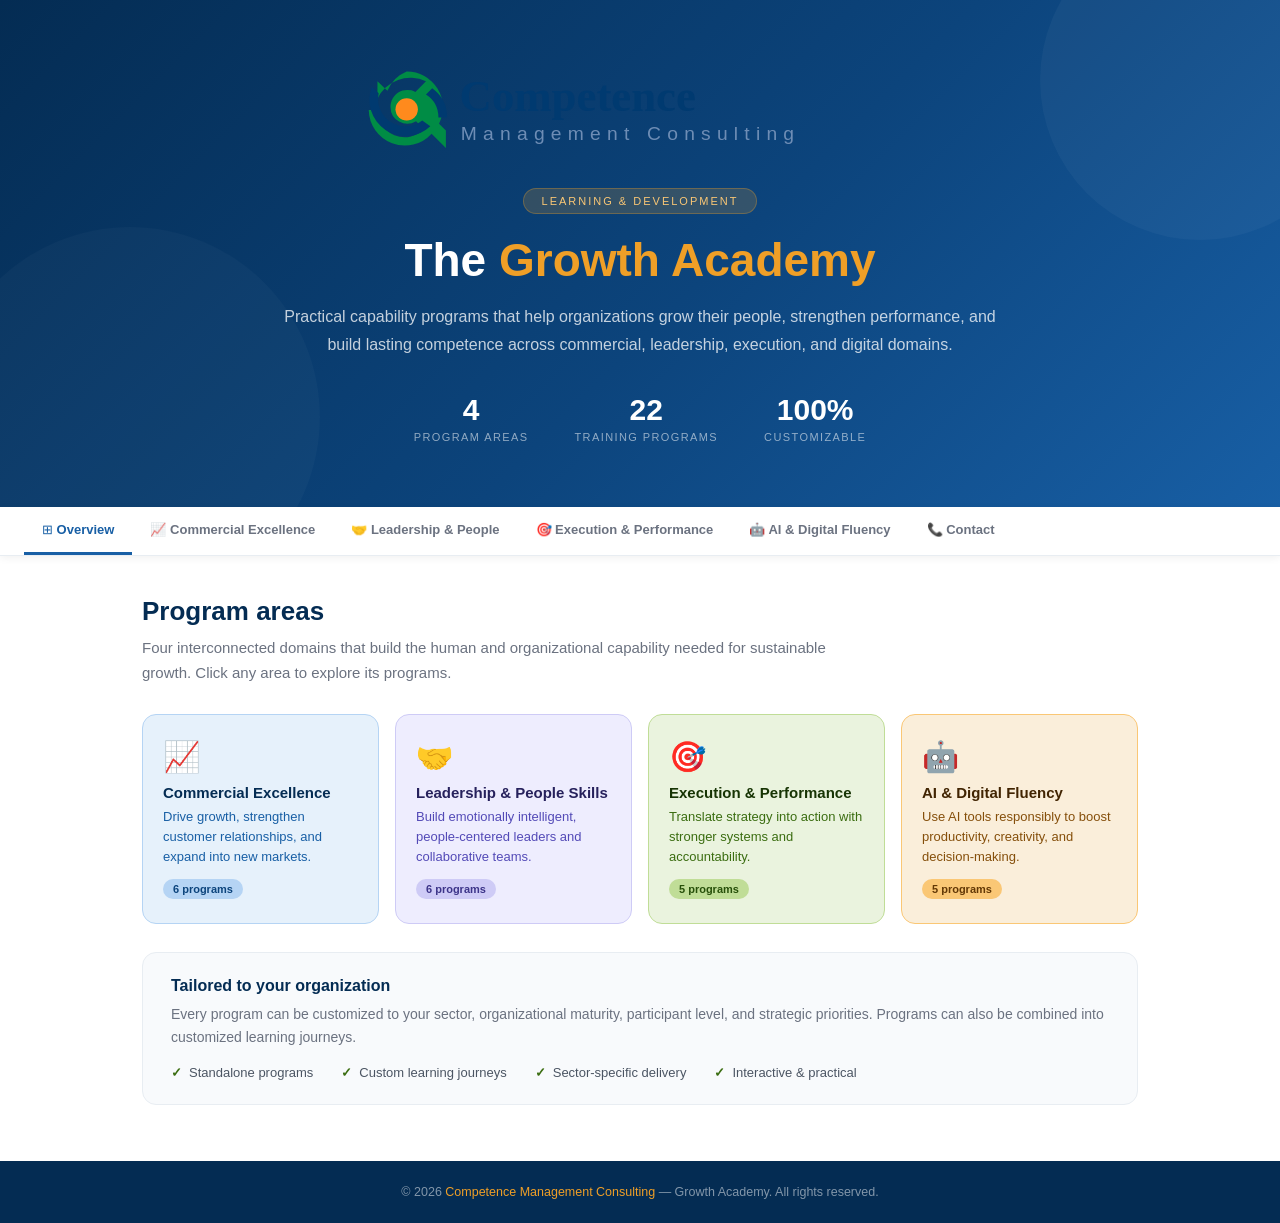
<file: index.html>
<!DOCTYPE html>
<html lang="en">
<head>
  <meta charset="UTF-8" />
  <meta name="viewport" content="width=device-width, initial-scale=1.0" />
  <title>Growth Academy — Competence Management Consulting</title>
  <style>
    *{box-sizing:border-box;margin:0;padding:0}body{font-family:'Segoe UI',Arial,sans-serif;color:#1a1a2e;background:#fff}.hero{background:linear-gradient(135deg,#042C53 0%,#0C447C 55%,#185FA5 100%);padding:54px 28px 64px;text-align:center;position:relative;overflow:hidden}.hero:before{content:'';position:absolute;top:-80px;right:-80px;width:320px;height:320px;border-radius:50%;background:rgba(255,255,255,.035)}.hero:after{content:'';position:absolute;bottom:-100px;left:-60px;width:380px;height:380px;border-radius:50%;background:rgba(255,255,255,.025)}.logo-wrap{display:flex;justify-content:center;margin-bottom:28px}.cmc-logo{width:min(560px,92vw);height:auto}.ga-badge{display:inline-block;background:rgba(239,159,39,.18);color:#FAC775;font-size:11px;letter-spacing:2px;text-transform:uppercase;padding:6px 18px;border-radius:20px;border:1px solid rgba(239,159,39,.3);margin-bottom:20px}.hero h1{font-size:clamp(30px,5vw,46px);font-weight:750;color:#fff;line-height:1.15;margin-bottom:16px}.hero h1 span{color:#EF9F27}.hero p{font-size:16px;color:rgba(255,255,255,.76);max-width:720px;margin:0 auto 34px;line-height:1.75}.hero-stats{display:flex;justify-content:center;gap:46px;flex-wrap:wrap}.stat .num{font-size:30px;font-weight:750;color:#fff}.stat .lbl{font-size:11px;color:rgba(255,255,255,.55);text-transform:uppercase;letter-spacing:1.4px;margin-top:4px}.tab-nav{display:flex;overflow-x:auto;background:#fff;border-bottom:1px solid #e8edf2;padding:0 24px;position:sticky;top:0;z-index:100;box-shadow:0 2px 8px rgba(0,0,0,.06)}.tab-btn{display:flex;align-items:center;gap:6px;padding:15px 18px;font-size:13px;font-weight:550;color:#6b7280;background:none;border:none;border-bottom:3px solid transparent;cursor:pointer;white-space:nowrap;transition:.15s}.tab-btn:hover,.tab-btn.active{color:#185FA5}.tab-btn.active{border-bottom-color:#185FA5}.section{display:none;padding:40px 32px 56px;max-width:1060px;margin:0 auto}.section.visible{display:block}.section-header{margin-bottom:28px}.section-header h2{font-size:26px;font-weight:750;color:#042C53;margin-bottom:8px}.section-header p{font-size:15px;color:#6b7280;line-height:1.7;max-width:720px}.overview-grid{display:grid;grid-template-columns:repeat(auto-fit,minmax(215px,1fr));gap:16px;margin-bottom:28px}.ov-tile{border-radius:14px;padding:24px 20px;cursor:pointer;border:1px solid transparent;transition:.15s}.ov-tile:hover{transform:translateY(-3px);box-shadow:0 8px 24px rgba(0,0,0,.1)}.ov-icon{font-size:30px;margin-bottom:10px}.ov-tile h3{font-size:15px;font-weight:750;margin-bottom:6px}.ov-tile p{font-size:13px;line-height:1.55}.ov-badge{display:inline-block;font-size:11px;font-weight:650;padding:4px 10px;border-radius:12px;margin-top:12px}.t-blue{background:#E6F1FB;border-color:#B5D4F4}.t-blue h3{color:#042C53}.t-blue p{color:#185FA5}.t-blue .ov-badge{background:#B5D4F4;color:#0C447C}.t-purple{background:#EEEDFE;border-color:#CECBF6}.t-purple h3{color:#26215C}.t-purple p{color:#534AB7}.t-purple .ov-badge{background:#CECBF6;color:#3C3489}.t-green{background:#EAF3DE;border-color:#C0DD97}.t-green h3{color:#173404}.t-green p{color:#3B6D11}.t-green .ov-badge{background:#C0DD97;color:#27500A}.t-amber{background:#FAEEDA;border-color:#FAC775}.t-amber h3{color:#412402}.t-amber p{color:#854F0B}.t-amber .ov-badge{background:#FAC775;color:#633806}.info-box{background:#f8fafc;border-radius:14px;padding:24px 28px;border:1px solid #e8edf2}.info-box h3{font-size:16px;font-weight:750;color:#042C53;margin-bottom:8px}.info-box p{font-size:14px;color:#6b7280;line-height:1.65;margin-bottom:16px}.check-row{display:flex;flex-wrap:wrap;gap:10px 28px}.check-item{display:flex;align-items:center;gap:7px;font-size:13px;color:#4b5563}.chk{color:#3B6D11;font-weight:750}.cards-grid{display:grid;grid-template-columns:repeat(auto-fit,minmax(230px,1fr));gap:14px}.card{background:#fff;border:1px solid #e8edf2;border-radius:14px;padding:20px 16px 16px;cursor:pointer;position:relative;overflow:hidden;transition:.15s}.card:hover{border-color:#b5d4f4;transform:translateY(-2px);box-shadow:0 6px 20px rgba(0,0,0,.07)}.card-top{position:absolute;top:0;left:0;right:0;height:3px}.card-ico{width:42px;height:42px;border-radius:10px;display:flex;align-items:center;justify-content:center;font-size:20px;margin-bottom:12px}.card h3{font-size:15px;font-weight:750;color:#042C53;margin-bottom:6px;line-height:1.3}.card p{font-size:12.5px;color:#6b7280;line-height:1.55}.expand-hint{font-size:11px;color:#9ca3af;margin-top:8px}.card-detail{display:none;margin-top:12px;padding-top:12px;border-top:1px solid #f0f4f8}.card-detail.open{display:block}.card-detail ul{list-style:none}.card-detail li{font-size:12px;color:#6b7280;padding:3px 0;display:flex;align-items:flex-start;gap:6px;line-height:1.45}.card-detail li:before{content:'→';color:#185FA5;font-size:10px;margin-top:2px;flex-shrink:0}.cta-bar{background:#EAF3DE;border:1px solid #C0DD97;border-radius:14px;padding:24px 28px;display:flex;align-items:center;justify-content:space-between;gap:16px;flex-wrap:wrap;margin-top:32px}.cta-bar h3{font-size:16px;font-weight:750;color:#173404;margin-bottom:4px}.cta-bar p{font-size:13px;color:#3B6D11}.cta-btn{background:#185FA5;color:#fff;border:none;padding:11px 24px;border-radius:10px;font-size:13.5px;font-weight:650;cursor:pointer;text-decoration:none;display:inline-block;white-space:nowrap}.cta-btn:hover{background:#0C447C}.contact-grid{display:grid;grid-template-columns:1fr 1fr;gap:24px}.contact-card{background:#fff;border-radius:14px;border:1px solid #e8edf2;padding:28px 24px}.avatar{width:52px;height:52px;border-radius:50%;background:#E6F1FB;display:flex;align-items:center;justify-content:center;font-size:18px;font-weight:750;color:#185FA5;margin-bottom:14px}.name{font-size:17px;font-weight:750;color:#042C53}.title{font-size:13px;color:#185FA5;margin-bottom:18px}.contact-item{display:flex;align-items:center;gap:10px;margin-bottom:10px;font-size:13.5px;color:#374151}.contact-item a{color:#185FA5;text-decoration:none}.contact-item a:hover{text-decoration:underline}.dark-card{background:#042C53;border-radius:14px;padding:28px 24px}.dark-card h3{font-size:16px;font-weight:750;color:#fff;margin-bottom:20px}.ci{display:flex;align-items:flex-start;gap:10px;margin-bottom:14px;font-size:13.5px;color:rgba(255,255,255,.8);line-height:1.55}.ci a{color:rgba(255,255,255,.85);text-decoration:none}.ci a:hover{color:#EF9F27}footer{background:#042C53;color:rgba(255,255,255,.5);text-align:center;padding:24px;font-size:12.5px}footer span{color:#EF9F27}@media(max-width:640px){.hero{padding:40px 20px 50px}.hero-stats{gap:24px}.section{padding:28px 16px 40px}.tab-btn{padding:12px 12px;font-size:12px}.contact-grid{grid-template-columns:1fr}.cta-bar{flex-direction:column;align-items:flex-start}}
  </style>
</head>
<body>
  <div class="hero">
    <div class="logo-wrap" aria-label="Competence Management Consulting logo">
      <svg class="cmc-logo" viewBox="0 0 900 170" role="img" aria-labelledby="logoTitle logoDesc" xmlns="http://www.w3.org/2000/svg">
        <title id="logoTitle">Competence Management Consulting</title>
        <desc id="logoDesc">Competence Management Consulting logo mark and name</desc>
        <rect width="900" height="170" fill="none"/>
        <g transform="translate(14 28)">
          <path d="M61 0a58 58 0 0 1 52 84l11 11v28l-23-23A58 58 0 0 1 0 62h14a44 44 0 0 0 75 31l-13-13a27 27 0 0 1-41-23 27 27 0 0 1 40-24l17-17A58 58 0 0 0 14 44V16l16 15A57 57 0 0 1 61 0Z" fill="#008C45"/>
          <path d="M99 88a58 58 0 0 1-94-63l11 10a44 44 0 0 0 70 44l13 9ZM102 27A58 58 0 0 1 126 74h-14a44 44 0 0 0-20-37l10-10Z" fill="#003A70"/>
          <circle cx="61" cy="61" r="18" fill="#FF8A1D"/>
        </g>
        <text x="160" y="92" font-family="Georgia, 'Times New Roman', serif" font-size="72" font-weight="700" fill="#003A70">Competence</text>
        <text x="162" y="138" font-family="Segoe UI, Arial, sans-serif" font-size="31" letter-spacing="10" fill="#6E8DB5">Management Consulting</text>
      </svg>
    </div>
    <div class="ga-badge">Learning &amp; Development</div>
    <h1>The <span>Growth Academy</span></h1>
    <p>Practical capability programs that help organizations grow their people, strengthen performance, and build lasting competence across commercial, leadership, execution, and digital domains.</p>
    <div class="hero-stats"><div class="stat"><div class="num">4</div><div class="lbl">Program Areas</div></div><div class="stat"><div class="num">22</div><div class="lbl">Training Programs</div></div><div class="stat"><div class="num">100%</div><div class="lbl">Customizable</div></div></div>
  </div>
  <nav class="tab-nav">
    <button class="tab-btn active" onclick="showSection('overview',this)">⊞ Overview</button>
    <button class="tab-btn" onclick="showSection('commercial',this)">📈 Commercial Excellence</button>
    <button class="tab-btn" onclick="showSection('leadership',this)">🤝 Leadership &amp; People</button>
    <button class="tab-btn" onclick="showSection('execution',this)">🎯 Execution &amp; Performance</button>
    <button class="tab-btn" onclick="showSection('digital',this)">🤖 AI &amp; Digital Fluency</button>
    <button class="tab-btn" onclick="showSection('contact',this)">📞 Contact</button>
  </nav>
  <main>
    <section class="section visible" id="s-overview"><div class="section-header"><h2>Program areas</h2><p>Four interconnected domains that build the human and organizational capability needed for sustainable growth. Click any area to explore its programs.</p></div><div class="overview-grid"><div class="ov-tile t-blue" onclick="showSection('commercial',document.querySelectorAll('.tab-btn')[1])"><div class="ov-icon">📈</div><h3>Commercial Excellence</h3><p>Drive growth, strengthen customer relationships, and expand into new markets.</p><span class="ov-badge">6 programs</span></div><div class="ov-tile t-purple" onclick="showSection('leadership',document.querySelectorAll('.tab-btn')[2])"><div class="ov-icon">🤝</div><h3>Leadership &amp; People Skills</h3><p>Build emotionally intelligent, people-centered leaders and collaborative teams.</p><span class="ov-badge">6 programs</span></div><div class="ov-tile t-green" onclick="showSection('execution',document.querySelectorAll('.tab-btn')[3])"><div class="ov-icon">🎯</div><h3>Execution &amp; Performance</h3><p>Translate strategy into action with stronger systems and accountability.</p><span class="ov-badge">5 programs</span></div><div class="ov-tile t-amber" onclick="showSection('digital',document.querySelectorAll('.tab-btn')[4])"><div class="ov-icon">🤖</div><h3>AI &amp; Digital Fluency</h3><p>Use AI tools responsibly to boost productivity, creativity, and decision-making.</p><span class="ov-badge">5 programs</span></div></div><div class="info-box"><h3>Tailored to your organization</h3><p>Every program can be customized to your sector, organizational maturity, participant level, and strategic priorities. Programs can also be combined into customized learning journeys.</p><div class="check-row"><div class="check-item"><span class="chk">✓</span> Standalone programs</div><div class="check-item"><span class="chk">✓</span> Custom learning journeys</div><div class="check-item"><span class="chk">✓</span> Sector-specific delivery</div><div class="check-item"><span class="chk">✓</span> Interactive &amp; practical</div></div></div></section>
    <section class="section" id="s-commercial"><div class="section-header"><h2>Commercial Excellence</h2><p>Equip teams with the mindset, tools, and skills needed to drive growth, strengthen customer relationships, and expand into new markets.</p></div><div class="cards-grid" data-color="#185FA5" data-bg="#E6F1FB"></div><div class="cta-bar"><div><h3>Interested in Commercial Excellence training?</h3><p>Get in touch to discuss a program tailored to your team.</p></div><a href="#" onclick="showSection('contact',document.querySelectorAll('.tab-btn')[5]);return false" class="cta-btn">Contact us →</a></div></section>
    <section class="section" id="s-leadership"><div class="section-header"><h2>Leadership &amp; People Skills</h2><p>Develop emotionally intelligent, self-aware, and people-centered leaders and team members who build trust, communicate well, and create collaborative cultures.</p></div><div class="cards-grid" data-color="#534AB7" data-bg="#EEEDFE"></div><div class="cta-bar"><div><h3>Build stronger leaders and teams</h3><p>We'll design a program to fit your team's stage and goals.</p></div><a href="#" onclick="showSection('contact',document.querySelectorAll('.tab-btn')[5]);return false" class="cta-btn">Contact us →</a></div></section>
    <section class="section" id="s-execution"><div class="section-header"><h2>Execution &amp; Performance</h2><p>Translate strategy into action through stronger systems, clearer accountability, and improved performance discipline.</p></div><div class="cards-grid" data-color="#3B6D11" data-bg="#EAF3DE"></div><div class="cta-bar"><div><h3>Ready to improve execution and results?</h3><p>We can tailor a program that fits your performance challenges.</p></div><a href="#" onclick="showSection('contact',document.querySelectorAll('.tab-btn')[5]);return false" class="cta-btn">Contact us →</a></div></section>
    <section class="section" id="s-digital"><div class="section-header"><h2>AI &amp; Digital Fluency</h2><p>Prepare employees and leaders to understand and use AI and digital tools responsibly, confidently, and productively in their daily work.</p></div><div class="cards-grid" data-color="#BA7517" data-bg="#FAEEDA"></div><div class="cta-bar"><div><h3>Prepare your team for the AI era</h3><p>From awareness to practical skills — we'll design the right journey.</p></div><a href="#" onclick="showSection('contact',document.querySelectorAll('.tab-btn')[5]);return false" class="cta-btn">Contact us →</a></div></section>
    <section class="section" id="s-contact"><div class="section-header"><h2>Get in touch</h2><p>Reach out to our Training Unit to discuss the right program for your organization.</p></div><div class="contact-grid"><div class="contact-card"><div class="avatar">HN</div><div class="name">Hussam Daniel Nino</div><div class="title">Training Unit Supervisor</div><div class="contact-item">📞 <a href="tel:+96265811475">+962 6 581 1475</a></div><div class="contact-item">📱 <a href="tel:+962775205802">+962 77 520 5802</a></div><div class="contact-item">✉️ <a href="mailto:info@cmc-jo.com">info@cmc-jo.com</a></div><div class="contact-item">🌐 <a href="http://www.cmc-jo.com" target="_blank">www.cmc-jo.com</a></div></div><div class="dark-card"><h3>Our location</h3><div class="ci">📍 <div>Al Jazzar &amp; Al Naber Complex<br>Ibrahim Al Qattan St 21<br>Amman, Jordan</div></div><div class="ci">📞 <div><a href="tel:+96265811475">+962 6 581 1475</a></div></div><div class="ci">📱 <div><a href="tel:+962775205802">+962 77 520 5802</a></div></div><div class="ci">✉️ <div><a href="mailto:info@cmc-jo.com">info@cmc-jo.com</a></div></div><div class="ci">🌐 <div><a href="http://www.cmc-jo.com" target="_blank">www.cmc-jo.com</a></div></div></div></div></section>
  </main>
  <footer><p>© 2026 <span>Competence Management Consulting</span> — Growth Academy. All rights reserved.</p></footer>
  <script>
    const programs={commercial:[['🗺️','Growth Strategy','Identify growth opportunities and translate ambitions into clear priorities and action plans.',['Analyze market opportunities and organizational readiness','Identify growth gaps, barriers, and strategic priorities','Develop practical growth initiatives aligned with business goals','Translate strategic ideas into clear action plans']],['💛','Customer Centricity','Adopt a customer-focused mindset and design better service experiences.',['Understand customer needs, expectations, and pain points','Analyze key touchpoints and moments of truth','Strengthen customer satisfaction, loyalty, and retention']],['💬','Consultative Selling','Sell through trust, insight, and value-based conversations rather than product pitches.',['Shift from product-based to value-based selling','Ask structured and insightful sales questions','Handle objections professionally and confidently','Improve conversion rates and long-term relationships']],['📊','Sales Management','Lead sales teams, manage performance, and build a disciplined sales culture.',['Set clear sales objectives, targets, and activity plans','Manage pipelines and customer opportunities effectively','Coach and guide sales team members','Build a stronger sales culture']],['🌍','Export Development','Assess export readiness, identify markets, and build a practical export growth plan.',['Assess export readiness','Identify and prioritize potential export markets','Prepare for buyer meetings and trade missions','Build a practical export action plan']],['📣','Effective Marketing','Design strategic, customer-focused marketing aligned with business growth objectives.',['Define target segments and customer personas','Develop clear positioning and value propositions','Select suitable marketing channels','Measure marketing effectiveness']]],leadership:[['🧭','3D – LPD','Three-dimensional leadership personal development for self-awareness and people leadership.',['Increase self-awareness and leadership maturity','Understand behavior patterns and their impact','Lead with clarity, empathy, and intentionality']],['🧠','Emotional Intelligence','Understand and manage emotions to build healthier relationships and stronger leadership.',['Recognize emotional triggers','Manage reactions in stressful situations','Demonstrate empathy and social awareness','Improve teamwork and conflict management']],['🔗','Relational Needs','Understand core human needs that influence trust, motivation, and collaboration.',['Build trust and psychological safety','Communicate with respect for emotional needs','Reduce unnecessary conflict and misunderstanding']],['💬','Communication Skills','Communicate clearly, confidently, and professionally across workplace situations.',['Listen actively and respond appropriately','Adapt communication style','Manage difficult conversations professionally']],['⚡','Energy Management','Manage physical, mental, and emotional energy to sustain productivity and well-being.',['Identify personal energy drains','Improve focus and prioritization','Manage stress more effectively']],['🌐','Team Building','Strengthen trust, collaboration, and alignment to improve collective performance.',['Clarify shared goals and expectations','Strengthen accountability and ownership','Create a positive team environment']]],execution:[['📏','KPI & Performance Systems','Design and use KPIs that support accountability, improvement, and better decisions.',['Differentiate between objectives, targets, and indicators','Develop practical and measurable KPIs','Use performance data for improvement']],['🏛️','Governance','Strengthen accountability, decision-making, and responsible organizational management.',['Clarify roles and responsibilities','Improve accountability mechanisms','Strengthen transparency and discipline']],['🧩','Problem Solving & Critical Thinking','Analyze challenges, identify root causes, and make better decisions using structured tools.',['Define problems clearly','Distinguish symptoms from root causes','Evaluate alternatives based on evidence','Reduce bias and assumptions']],['🌊','Change & Resilience','Manage uncertainty, strengthen adaptability, and build resilience during transitions.',['Understand the impact of change','Recognize resistance','Maintain productivity and engagement during transitions']],['🔄','Continuous Improvement','Build a mindset and capability for improving processes and enhancing performance over time.',['Identify inefficiencies and bottlenecks','Apply practical improvement tools','Encourage team ownership of improvements']]],digital:[['👁️','AI Awareness','Understand AI fundamentals, its opportunities, limitations, and relevance to work.',['Understand basic AI concepts','Recognize business use cases','Identify limitations and risks','Build confidence in exploring AI responsibly']],['⚡','AI for Productivity','Use AI tools to improve daily productivity, quality, creativity, and problem-solving.',['Improve writing, summarizing, planning, and analysis','Save time in repetitive activities','Identify role-specific use cases']],['💻','Prompt Engineering','Write effective prompts that produce clearer, more accurate, and useful AI outputs.',['Write structured prompts','Use context, examples, and constraints','Refine outputs through follow-up prompts']],['🧰','AI Toolkits','Explore practical AI tools and workflows that support different business functions.',['Identify relevant AI tools','Build AI-supported workflows','Select tools based on task needs']],['🛡️','AI Safety & Privacy','Use AI responsibly while protecting sensitive data and maintaining ethical standards.',['Protect confidential information','Recognize accuracy, bias, and misinformation risks','Apply responsible AI usage principles']]]};
    function renderCards(){Object.keys(programs).forEach(key=>{const grid=document.querySelector('#s-'+key+' .cards-grid');const color=grid.dataset.color,bg=grid.dataset.bg;grid.innerHTML=programs[key].map(p=>`<div class="card" onclick="toggleCard(this)"><div class="card-top" style="background:${color}"></div><div class="card-ico" style="background:${bg}">${p[0]}</div><h3>${p[1]}</h3><p>${p[2]}</p><div class="expand-hint">Click to see outcomes ↓</div><div class="card-detail"><ul>${p[3].map(x=>`<li>${x}</li>`).join('')}</ul></div></div>`).join('')})}
    function showSection(id,btn){document.querySelectorAll('.section').forEach(s=>s.classList.remove('visible'));document.querySelectorAll('.tab-btn').forEach(b=>b.classList.remove('active'));const el=document.getElementById('s-'+id);if(el)el.classList.add('visible');if(btn)btn.classList.add('active');window.scrollTo({top:0,behavior:'smooth'})}
    function toggleCard(card){const detail=card.querySelector('.card-detail');if(!detail)return;const isOpen=detail.classList.contains('open');document.querySelectorAll('.card-detail.open').forEach(d=>d.classList.remove('open'));if(!isOpen)detail.classList.add('open')}
    renderCards();
  </script>
</body>
</html>
</file>
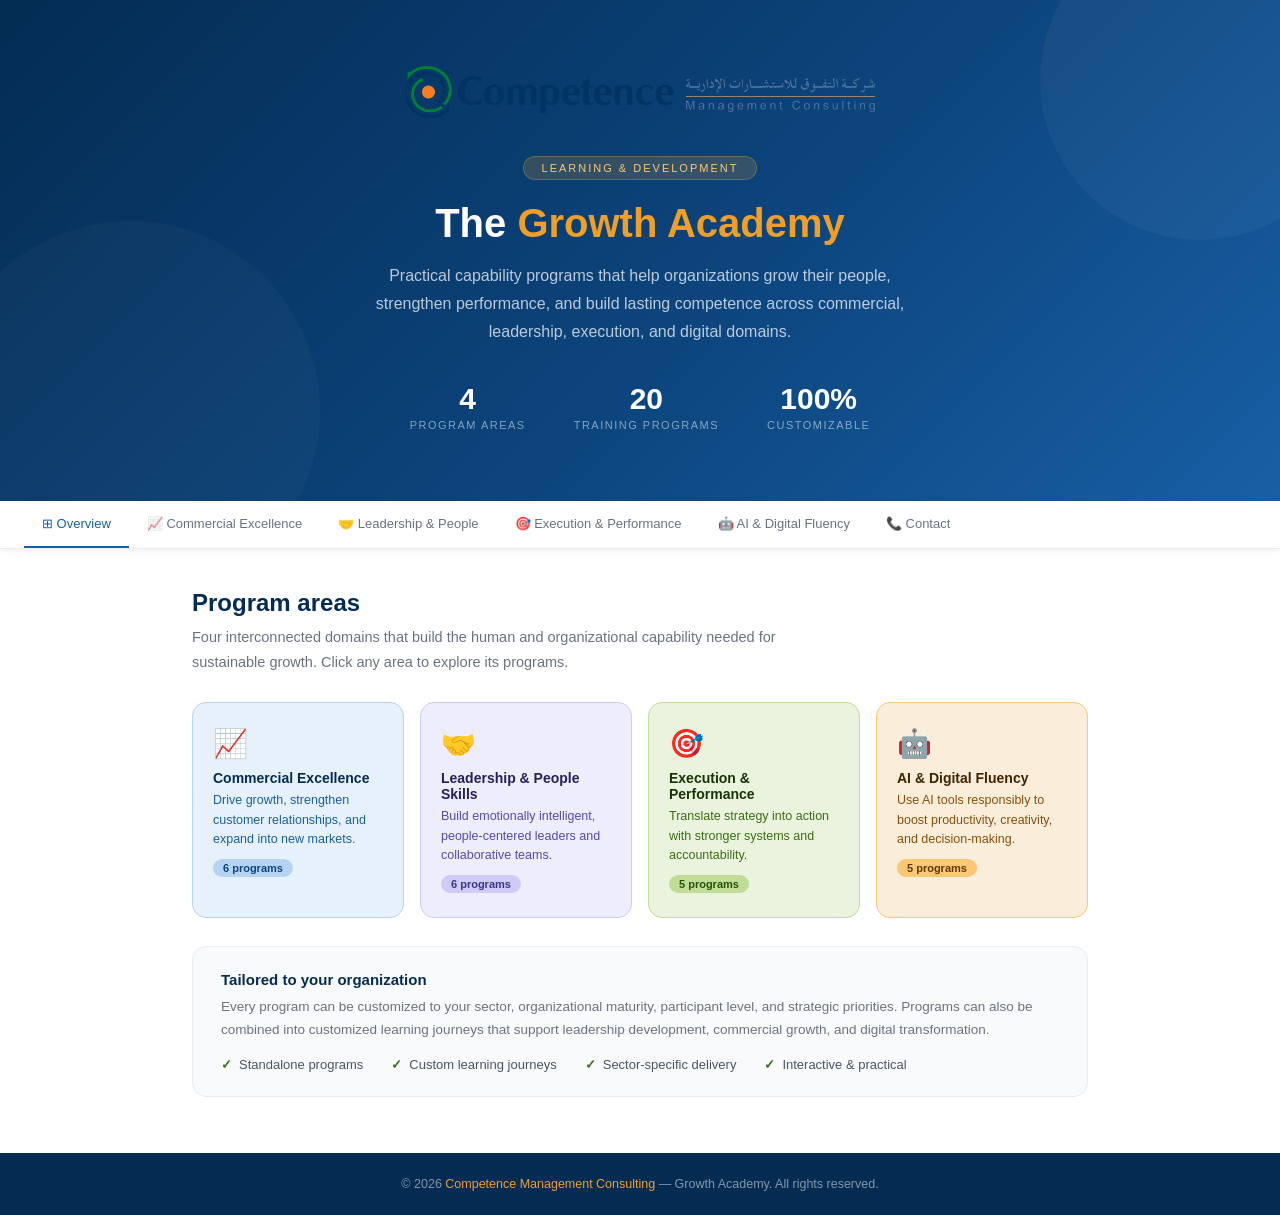
<file: cmc-growth-academy-github-ready/index.html>
<!DOCTYPE html>
<html lang="en">
<head>
  <meta charset="UTF-8">
  <meta name="viewport" content="width=device-width, initial-scale=1.0">
  <title>Growth Academy — Competence Management Consulting</title>
  <link rel="icon" type="image/png" href="images/favicon.png">
  <link rel="stylesheet" href="css/style.css">
</head>
<body>

<!-- ===================== HERO ===================== -->
<div class="hero">
  <div class="logo-mark">
    <img src="images/logo.png" alt="Competence Management Consulting">
  </div>
  <div class="ga-badge">Learning &amp; Development</div>
  <h1>The <span>Growth Academy</span></h1>
  <p>Practical capability programs that help organizations grow their people, strengthen performance, and build lasting competence across commercial, leadership, execution, and digital domains.</p>
  <div class="hero-stats">
    <div class="stat"><div class="num">4</div><div class="lbl">Program Areas</div></div>
    <div class="stat"><div class="num">20</div><div class="lbl">Training Programs</div></div>
    <div class="stat"><div class="num">100%</div><div class="lbl">Customizable</div></div>
  </div>
</div>

<!-- ===================== NAV ===================== -->
<nav class="tab-nav">
  <button class="tab-btn active" onclick="showSection('overview', this)">⊞ Overview</button>
  <button class="tab-btn" onclick="showSection('commercial', this)">📈 Commercial Excellence</button>
  <button class="tab-btn" onclick="showSection('leadership', this)">🤝 Leadership &amp; People</button>
  <button class="tab-btn" onclick="showSection('execution', this)">🎯 Execution &amp; Performance</button>
  <button class="tab-btn" onclick="showSection('digital', this)">🤖 AI &amp; Digital Fluency</button>
  <button class="tab-btn" onclick="showSection('contact', this)">📞 Contact</button>
</nav>

<!-- ===================== OVERVIEW ===================== -->
<div class="section visible" id="s-overview">
  <div class="section-header">
    <h2>Program areas</h2>
    <p>Four interconnected domains that build the human and organizational capability needed for sustainable growth. Click any area to explore its programs.</p>
  </div>
  <div class="overview-grid">
    <div class="ov-tile t-blue" onclick="showSection('commercial', document.querySelectorAll('.tab-btn')[1])">
      <div class="ov-icon">📈</div>
      <h3>Commercial Excellence</h3>
      <p>Drive growth, strengthen customer relationships, and expand into new markets.</p>
      <span class="ov-badge">6 programs</span>
    </div>
    <div class="ov-tile t-purple" onclick="showSection('leadership', document.querySelectorAll('.tab-btn')[2])">
      <div class="ov-icon">🤝</div>
      <h3>Leadership &amp; People Skills</h3>
      <p>Build emotionally intelligent, people-centered leaders and collaborative teams.</p>
      <span class="ov-badge">6 programs</span>
    </div>
    <div class="ov-tile t-green" onclick="showSection('execution', document.querySelectorAll('.tab-btn')[3])">
      <div class="ov-icon">🎯</div>
      <h3>Execution &amp; Performance</h3>
      <p>Translate strategy into action with stronger systems and accountability.</p>
      <span class="ov-badge">5 programs</span>
    </div>
    <div class="ov-tile t-amber" onclick="showSection('digital', document.querySelectorAll('.tab-btn')[4])">
      <div class="ov-icon">🤖</div>
      <h3>AI &amp; Digital Fluency</h3>
      <p>Use AI tools responsibly to boost productivity, creativity, and decision-making.</p>
      <span class="ov-badge">5 programs</span>
    </div>
  </div>
  <div class="info-box">
    <h3>Tailored to your organization</h3>
    <p>Every program can be customized to your sector, organizational maturity, participant level, and strategic priorities. Programs can also be combined into customized learning journeys that support leadership development, commercial growth, and digital transformation.</p>
    <div class="check-row">
      <div class="check-item"><span class="chk">✓</span> Standalone programs</div>
      <div class="check-item"><span class="chk">✓</span> Custom learning journeys</div>
      <div class="check-item"><span class="chk">✓</span> Sector-specific delivery</div>
      <div class="check-item"><span class="chk">✓</span> Interactive &amp; practical</div>
    </div>
  </div>
</div>

<!-- ===================== COMMERCIAL EXCELLENCE ===================== -->
<div class="section" id="s-commercial">
  <div class="section-header">
    <h2>Commercial Excellence</h2>
    <p>Equip teams with the mindset, tools, and skills needed to drive growth, strengthen customer relationships, and expand into new markets.</p>
  </div>
  <div class="cards-grid">

    <div class="card" onclick="toggleCard(this)">
      <div class="card-top" style="background:#185FA5"></div>
      <div class="card-ico" style="background:#E6F1FB">🗺️</div>
      <h3>Growth Strategy</h3>
      <p>Identify growth opportunities and translate ambitions into clear priorities and action plans.</p>
      <div class="expand-hint">Click to see outcomes ↓</div>
      <div class="card-detail"><ul>
        <li>Analyze market opportunities and organizational readiness</li>
        <li>Identify growth gaps, barriers, and strategic priorities</li>
        <li>Develop practical growth initiatives aligned with business goals</li>
        <li>Translate strategic ideas into clear action plans</li>
        <li>Improve decision-making around markets, customers, and resources</li>
      </ul></div>
    </div>

    <div class="card" onclick="toggleCard(this)">
      <div class="card-top" style="background:#185FA5"></div>
      <div class="card-ico" style="background:#E6F1FB">💛</div>
      <h3>Customer Centricity</h3>
      <p>Adopt a customer-focused mindset and design better service experiences.</p>
      <div class="expand-hint">Click to see outcomes ↓</div>
      <div class="card-detail"><ul>
        <li>Understand customer needs, expectations, and pain points</li>
        <li>Analyze key touchpoints and moments of truth</li>
        <li>Improve communication and service behaviors</li>
        <li>Strengthen customer satisfaction, loyalty, and retention</li>
      </ul></div>
    </div>

    <div class="card" onclick="toggleCard(this)">
      <div class="card-top" style="background:#185FA5"></div>
      <div class="card-ico" style="background:#E6F1FB">💬</div>
      <h3>Consultative Selling</h3>
      <p>Sell through trust, insight, and value-based conversations rather than product pitches.</p>
      <div class="expand-hint">Click to see outcomes ↓</div>
      <div class="card-detail"><ul>
        <li>Shift from product-based to value-based selling</li>
        <li>Ask structured and insightful sales questions</li>
        <li>Build trust and credibility with potential clients</li>
        <li>Handle objections professionally and confidently</li>
        <li>Improve conversion rates and long-term relationships</li>
      </ul></div>
    </div>

    <div class="card" onclick="toggleCard(this)">
      <div class="card-top" style="background:#185FA5"></div>
      <div class="card-ico" style="background:#E6F1FB">📊</div>
      <h3>Sales Management</h3>
      <p>Lead sales teams, manage performance, and build a disciplined sales culture.</p>
      <div class="expand-hint">Click to see outcomes ↓</div>
      <div class="card-detail"><ul>
        <li>Set clear sales objectives, targets, and activity plans</li>
        <li>Manage pipelines and customer opportunities effectively</li>
        <li>Coach and guide sales team members</li>
        <li>Identify performance gaps and take corrective action</li>
        <li>Build a stronger and more disciplined sales culture</li>
      </ul></div>
    </div>

    <div class="card" onclick="toggleCard(this)">
      <div class="card-top" style="background:#185FA5"></div>
      <div class="card-ico" style="background:#E6F1FB">🌍</div>
      <h3>Export Development</h3>
      <p>Assess export readiness, identify markets, and build a practical export growth plan.</p>
      <div class="expand-hint">Click to see outcomes ↓</div>
      <div class="card-detail"><ul>
        <li>Assess the organization's export readiness</li>
        <li>Identify and prioritize potential export markets</li>
        <li>Develop stronger export value propositions</li>
        <li>Improve preparation for buyer meetings and trade missions</li>
        <li>Build a practical export action plan</li>
      </ul></div>
    </div>

    <div class="card" onclick="toggleCard(this)">
      <div class="card-top" style="background:#185FA5"></div>
      <div class="card-ico" style="background:#E6F1FB">📣</div>
      <h3>Effective Marketing</h3>
      <p>Design strategic, customer-focused marketing aligned with business growth objectives.</p>
      <div class="expand-hint">Click to see outcomes ↓</div>
      <div class="card-detail"><ul>
        <li>Define target segments and customer personas</li>
        <li>Develop clear positioning and value propositions</li>
        <li>Design more effective marketing messages and campaigns</li>
        <li>Select suitable marketing channels based on objectives</li>
        <li>Measure marketing effectiveness using relevant indicators</li>
      </ul></div>
    </div>

  </div>
  <div class="cta-bar">
    <div><h3>Interested in Commercial Excellence training?</h3><p>Get in touch to discuss a program tailored to your team.</p></div>
    <a href="#" onclick="showSection('contact', document.querySelectorAll('.tab-btn')[5]); return false;" class="cta-btn">Contact us →</a>
  </div>
</div>

<!-- ===================== LEADERSHIP & PEOPLE ===================== -->
<div class="section" id="s-leadership">
  <div class="section-header">
    <h2>Leadership &amp; People Skills</h2>
    <p>Develop emotionally intelligent, self-aware, and people-centered leaders and team members who build trust, communicate well, and create collaborative cultures.</p>
  </div>
  <div class="cards-grid">

    <div class="card" onclick="toggleCard(this)">
      <div class="card-top" style="background:#534AB7"></div>
      <div class="card-ico" style="background:#EEEDFE">🧭</div>
      <h3>3D – LPD</h3>
      <p>Three-dimensional leadership personal development for self-awareness and people leadership.</p>
      <div class="expand-hint">Click to see outcomes ↓</div>
      <div class="card-detail"><ul>
        <li>Increase self-awareness and leadership maturity</li>
        <li>Understand personal behavior patterns and their impact on others</li>
        <li>Lead with more clarity, empathy, and intentionality</li>
        <li>Support the development of others more effectively</li>
      </ul></div>
    </div>

    <div class="card" onclick="toggleCard(this)">
      <div class="card-top" style="background:#534AB7"></div>
      <div class="card-ico" style="background:#EEEDFE">🧠</div>
      <h3>Emotional Intelligence</h3>
      <p>Understand and manage emotions to build healthier relationships and stronger leadership.</p>
      <div class="expand-hint">Click to see outcomes ↓</div>
      <div class="card-detail"><ul>
        <li>Recognize personal emotional triggers and behavior patterns</li>
        <li>Manage reactions in stressful or sensitive situations</li>
        <li>Demonstrate empathy and better social awareness</li>
        <li>Improve leadership, teamwork, and conflict management</li>
      </ul></div>
    </div>

    <div class="card" onclick="toggleCard(this)">
      <div class="card-top" style="background:#534AB7"></div>
      <div class="card-ico" style="background:#EEEDFE">🔗</div>
      <h3>Relational Needs</h3>
      <p>Understand core human needs that influence trust, motivation, and collaboration.</p>
      <div class="expand-hint">Click to see outcomes ↓</div>
      <div class="card-detail"><ul>
        <li>Recognize how unmet needs create tension or disengagement</li>
        <li>Build trust and psychological safety within teams</li>
        <li>Communicate with respect for people's emotional needs</li>
        <li>Reduce unnecessary conflict and misunderstanding</li>
      </ul></div>
    </div>

    <div class="card" onclick="toggleCard(this)">
      <div class="card-top" style="background:#534AB7"></div>
      <div class="card-ico" style="background:#EEEDFE">💬</div>
      <h3>Communication Skills</h3>
      <p>Communicate clearly, confidently, and professionally across different workplace situations.</p>
      <div class="expand-hint">Click to see outcomes ↓</div>
      <div class="card-detail"><ul>
        <li>Listen actively and respond appropriately</li>
        <li>Adapt communication style to different people and situations</li>
        <li>Manage difficult conversations with professionalism</li>
        <li>Strengthen influence through better communication habits</li>
      </ul></div>
    </div>

    <div class="card" onclick="toggleCard(this)">
      <div class="card-top" style="background:#534AB7"></div>
      <div class="card-ico" style="background:#EEEDFE">⚡</div>
      <h3>Energy Management</h3>
      <p>Manage physical, mental, and emotional energy to sustain productivity and well-being.</p>
      <div class="expand-hint">Click to see outcomes ↓</div>
      <div class="card-detail"><ul>
        <li>Identify personal energy drains and renewal practices</li>
        <li>Improve focus, prioritization, and work discipline</li>
        <li>Manage stress and pressure more effectively</li>
        <li>Build healthier work habits and sustainable routines</li>
      </ul></div>
    </div>

    <div class="card" onclick="toggleCard(this)">
      <div class="card-top" style="background:#534AB7"></div>
      <div class="card-ico" style="background:#EEEDFE">🌐</div>
      <h3>Team Building</h3>
      <p>Strengthen trust, collaboration, and alignment to improve collective performance.</p>
      <div class="expand-hint">Click to see outcomes ↓</div>
      <div class="card-detail"><ul>
        <li>Understand different working and communication styles</li>
        <li>Clarify shared goals and team expectations</li>
        <li>Strengthen accountability and team ownership</li>
        <li>Create a more positive and productive team environment</li>
      </ul></div>
    </div>

  </div>
  <div class="cta-bar">
    <div><h3>Build stronger leaders and teams</h3><p>We'll design a program to fit your team's stage and goals.</p></div>
    <a href="#" onclick="showSection('contact', document.querySelectorAll('.tab-btn')[5]); return false;" class="cta-btn">Contact us →</a>
  </div>
</div>

<!-- ===================== EXECUTION & PERFORMANCE ===================== -->
<div class="section" id="s-execution">
  <div class="section-header">
    <h2>Execution &amp; Performance</h2>
    <p>Translate strategy into action through stronger systems, clearer accountability, and improved performance discipline.</p>
  </div>
  <div class="cards-grid">

    <div class="card" onclick="toggleCard(this)">
      <div class="card-top" style="background:#3B6D11"></div>
      <div class="card-ico" style="background:#EAF3DE">📏</div>
      <h3>KPI &amp; Performance Systems</h3>
      <p>Design and use KPIs that support accountability, improvement, and better decisions.</p>
      <div class="expand-hint">Click to see outcomes ↓</div>
      <div class="card-detail"><ul>
        <li>Differentiate between objectives, targets, and indicators</li>
        <li>Develop practical and measurable KPIs</li>
        <li>Align KPIs with departmental and organizational goals</li>
        <li>Use performance data for improvement and accountability</li>
        <li>Avoid common KPI design mistakes</li>
      </ul></div>
    </div>

    <div class="card" onclick="toggleCard(this)">
      <div class="card-top" style="background:#3B6D11"></div>
      <div class="card-ico" style="background:#EAF3DE">🏛️</div>
      <h3>Governance</h3>
      <p>Strengthen accountability, decision-making, and responsible organizational management.</p>
      <div class="expand-hint">Click to see outcomes ↓</div>
      <div class="card-detail"><ul>
        <li>Clarify roles, responsibilities, and authorities</li>
        <li>Improve decision-making and accountability mechanisms</li>
        <li>Strengthen transparency and organizational discipline</li>
        <li>Identify governance gaps and improvement areas</li>
      </ul></div>
    </div>

    <div class="card" onclick="toggleCard(this)">
      <div class="card-top" style="background:#3B6D11"></div>
      <div class="card-ico" style="background:#EAF3DE">🧩</div>
      <h3>Problem Solving &amp; Critical Thinking</h3>
      <p>Analyze challenges, identify root causes, and make better decisions using structured tools.</p>
      <div class="expand-hint">Click to see outcomes ↓</div>
      <div class="card-detail"><ul>
        <li>Define problems clearly and accurately</li>
        <li>Distinguish between symptoms and root causes</li>
        <li>Evaluate alternatives based on evidence and impact</li>
        <li>Reduce bias, assumptions, and emotional reactions</li>
        <li>Make clearer and more confident decisions</li>
      </ul></div>
    </div>

    <div class="card" onclick="toggleCard(this)">
      <div class="card-top" style="background:#3B6D11"></div>
      <div class="card-ico" style="background:#EAF3DE">🌊</div>
      <h3>Change &amp; Resilience</h3>
      <p>Manage uncertainty, strengthen adaptability, and build resilience during transitions.</p>
      <div class="expand-hint">Click to see outcomes ↓</div>
      <div class="card-detail"><ul>
        <li>Understand the emotional and behavioral impact of change</li>
        <li>Recognize common sources of resistance</li>
        <li>Strengthen personal and team resilience</li>
        <li>Maintain productivity and engagement during transitions</li>
      </ul></div>
    </div>

    <div class="card" onclick="toggleCard(this)">
      <div class="card-top" style="background:#3B6D11"></div>
      <div class="card-ico" style="background:#EAF3DE">🔄</div>
      <h3>Continuous Improvement</h3>
      <p>Build a mindset and capability for improving processes and enhancing performance over time.</p>
      <div class="expand-hint">Click to see outcomes ↓</div>
      <div class="card-detail"><ul>
        <li>Identify inefficiencies, bottlenecks, and recurring issues</li>
        <li>Apply practical tools for small and sustainable improvements</li>
        <li>Encourage team ownership of improvement actions</li>
        <li>Contribute to a culture of learning and excellence</li>
      </ul></div>
    </div>

  </div>
  <div class="cta-bar">
    <div><h3>Ready to improve execution and results?</h3><p>We can tailor a program that fits your performance challenges.</p></div>
    <a href="#" onclick="showSection('contact', document.querySelectorAll('.tab-btn')[5]); return false;" class="cta-btn">Contact us →</a>
  </div>
</div>

<!-- ===================== AI & DIGITAL FLUENCY ===================== -->
<div class="section" id="s-digital">
  <div class="section-header">
    <h2>AI &amp; Digital Fluency</h2>
    <p>Prepare employees and leaders to understand and use AI and digital tools responsibly, confidently, and productively in their daily work.</p>
  </div>
  <div class="cards-grid">

    <div class="card" onclick="toggleCard(this)">
      <div class="card-top" style="background:#BA7517"></div>
      <div class="card-ico" style="background:#FAEEDA">👁️</div>
      <h3>AI Awareness</h3>
      <p>Understand AI fundamentals, its opportunities, limitations, and relevance to your work.</p>
      <div class="expand-hint">Click to see outcomes ↓</div>
      <div class="card-detail"><ul>
        <li>Understand basic AI concepts and terminology</li>
        <li>Recognize practical business use cases for AI</li>
        <li>Identify the limitations and risks of AI tools</li>
        <li>Build confidence in exploring AI responsibly</li>
        <li>Develop a more informed and balanced view of AI adoption</li>
      </ul></div>
    </div>

    <div class="card" onclick="toggleCard(this)">
      <div class="card-top" style="background:#BA7517"></div>
      <div class="card-ico" style="background:#FAEEDA">⚡</div>
      <h3>AI for Productivity</h3>
      <p>Use AI tools to improve daily productivity, quality, creativity, and problem-solving.</p>
      <div class="expand-hint">Click to see outcomes ↓</div>
      <div class="card-detail"><ul>
        <li>Use AI tools to support daily work tasks</li>
        <li>Improve writing, summarizing, planning, and analysis</li>
        <li>Save time in repetitive or content-heavy activities</li>
        <li>Identify productivity use cases relevant to your role</li>
      </ul></div>
    </div>

    <div class="card" onclick="toggleCard(this)">
      <div class="card-top" style="background:#BA7517"></div>
      <div class="card-ico" style="background:#FAEEDA">💻</div>
      <h3>Prompt Engineering</h3>
      <p>Write effective prompts that produce clearer, more accurate, and useful AI outputs.</p>
      <div class="expand-hint">Click to see outcomes ↓</div>
      <div class="card-detail"><ul>
        <li>Write clear, structured, and specific prompts</li>
        <li>Use context, examples, and constraints to improve AI outputs</li>
        <li>Refine AI responses through effective follow-up prompts</li>
        <li>Apply prompt engineering techniques to real workplace tasks</li>
      </ul></div>
    </div>

    <div class="card" onclick="toggleCard(this)">
      <div class="card-top" style="background:#BA7517"></div>
      <div class="card-ico" style="background:#FAEEDA">🧰</div>
      <h3>AI Toolkits</h3>
      <p>Explore practical AI tools and workflows that support different business functions.</p>
      <div class="expand-hint">Click to see outcomes ↓</div>
      <div class="card-detail"><ul>
        <li>Identify AI tools relevant to your work</li>
        <li>Build simple AI-supported workflows</li>
        <li>Improve productivity across writing, research, and analysis</li>
        <li>Select tools based on task needs, not trends</li>
      </ul></div>
    </div>

    <div class="card" onclick="toggleCard(this)">
      <div class="card-top" style="background:#BA7517"></div>
      <div class="card-ico" style="background:#FAEEDA">🛡️</div>
      <h3>AI Safety &amp; Privacy</h3>
      <p>Use AI responsibly while protecting sensitive data and maintaining ethical standards.</p>
      <div class="expand-hint">Click to see outcomes ↓</div>
      <div class="card-detail"><ul>
        <li>Protect confidential and sensitive information</li>
        <li>Recognize issues related to accuracy, bias, and misinformation</li>
        <li>Apply responsible AI usage principles</li>
        <li>Support organizational readiness for AI adoption</li>
      </ul></div>
    </div>

  </div>
  <div class="cta-bar">
    <div><h3>Prepare your team for the AI era</h3><p>From awareness to practical skills — we'll design the right journey.</p></div>
    <a href="#" onclick="showSection('contact', document.querySelectorAll('.tab-btn')[5]); return false;" class="cta-btn">Contact us →</a>
  </div>
</div>

<!-- ===================== CONTACT ===================== -->
<div class="section" id="s-contact">
  <div class="section-header">
    <h2>Get in touch</h2>
    <p>Reach out to our Training Unit to discuss the right program for your organization.</p>
  </div>
  <div class="contact-grid">
    <div class="contact-card">
      <div class="avatar">HN</div>
      <div class="name">Hussam Daniel Nino</div>
      <div class="title">Training Unit Supervisor</div>
      <div class="contact-item">📞 <a href="tel:+96265811475">+962 6 581 1475</a></div>
      <div class="contact-item">📱 <a href="tel:+962775205802">+962 77 520 5802</a></div>
      <div class="contact-item">✉️ <a href="mailto:info@cmc-jo.com">info@cmc-jo.com</a></div>
      <div class="contact-item">🌐 <a href="http://www.cmc-jo.com" target="_blank">www.cmc-jo.com</a></div>
    </div>
    <div class="dark-card">
      <h3>Our location</h3>
      <div class="ci"><span class="ci-dot">📍</span><div>Al Jazzar &amp; Al Naber Complex<br>Ibrahim Al Qattan St 21<br>Amman, Jordan</div></div>
      <div class="ci"><span class="ci-dot">📞</span><div><a href="tel:+96265811475">+962 6 581 1475</a></div></div>
      <div class="ci"><span class="ci-dot">📱</span><div><a href="tel:+962775205802">+962 77 520 5802</a></div></div>
      <div class="ci"><span class="ci-dot">✉️</span><div><a href="mailto:info@cmc-jo.com">info@cmc-jo.com</a></div></div>
      <div class="ci"><span class="ci-dot">🌐</span><div><a href="http://www.cmc-jo.com" target="_blank">www.cmc-jo.com</a></div></div>
    </div>
  </div>
</div>

<!-- ===================== FOOTER ===================== -->
<footer>
  <p>© 2026 <span>Competence Management Consulting</span> — Growth Academy. All rights reserved.</p>
</footer>

<script src="js/main.js"></script>
</body>
</html>
</file>
<file: cmc-growth-academy-github-ready/css/style.css>
/* =============================================
   Growth Academy — Competence Management Consulting
   Main Stylesheet
   ============================================= */

*, *::before, *::after { box-sizing: border-box; margin: 0; padding: 0; }

body {
  font-family: 'Segoe UI', Arial, sans-serif;
  color: #1a1a2e;
  background: #fff;
}

/* ---- HERO ---- */
.hero {
  background: linear-gradient(135deg, #042C53 0%, #0C447C 55%, #185FA5 100%);
  padding: 60px 40px 70px;
  text-align: center;
  position: relative;
  overflow: hidden;
}
.hero::before {
  content: ''; position: absolute; top: -80px; right: -80px;
  width: 320px; height: 320px; border-radius: 50%;
  background: rgba(255,255,255,0.035);
}
.hero::after {
  content: ''; position: absolute; bottom: -100px; left: -60px;
  width: 380px; height: 380px; border-radius: 50%;
  background: rgba(255,255,255,0.025);
}

.logo-mark {
  display: flex; align-items: center; justify-content: center;
  gap: 16px; margin-bottom: 32px;
}
.logo-mark img { height: 64px; width: auto; }

.ga-badge {
  display: inline-block;
  background: rgba(239,159,39,0.18);
  color: #FAC775;
  font-size: 11px; letter-spacing: 2px; text-transform: uppercase;
  padding: 5px 18px; border-radius: 20px;
  border: 1px solid rgba(239,159,39,0.3);
  margin-bottom: 20px;
}

.hero h1 { font-size: 40px; font-weight: 700; color: #fff; line-height: 1.15; margin-bottom: 16px; }
.hero h1 span { color: #EF9F27; }
.hero p { font-size: 16px; color: rgba(255,255,255,0.72); max-width: 580px; margin: 0 auto 36px; line-height: 1.75; }

.hero-stats { display: flex; justify-content: center; gap: 48px; flex-wrap: wrap; }
.stat .num { font-size: 30px; font-weight: 700; color: #fff; }
.stat .lbl { font-size: 11px; color: rgba(255,255,255,0.5); text-transform: uppercase; letter-spacing: 1.5px; margin-top: 3px; }

/* ---- NAV ---- */
.tab-nav {
  display: flex; overflow-x: auto; background: #fff;
  border-bottom: 1px solid #e8edf2; padding: 0 24px;
  position: sticky; top: 0; z-index: 100;
  box-shadow: 0 2px 8px rgba(0,0,0,0.06);
}
.tab-btn {
  display: flex; align-items: center; gap: 6px;
  padding: 15px 18px; font-size: 13px; font-weight: 500;
  color: #6b7280; background: none; border: none;
  border-bottom: 2.5px solid transparent;
  cursor: pointer; white-space: nowrap; transition: all 0.15s;
}
.tab-btn:hover { color: #185FA5; }
.tab-btn.active { color: #185FA5; border-bottom-color: #185FA5; }

/* ---- SECTIONS ---- */
.section { display: none; padding: 40px 32px 56px; max-width: 960px; margin: 0 auto; }
.section.visible { display: block; }

.section-header { margin-bottom: 28px; }
.section-header h2 { font-size: 24px; font-weight: 700; color: #042C53; margin-bottom: 8px; }
.section-header p  { font-size: 14.5px; color: #6b7280; line-height: 1.7; max-width: 640px; }

/* ---- OVERVIEW TILES ---- */
.overview-grid {
  display: grid; grid-template-columns: repeat(auto-fit, minmax(200px, 1fr));
  gap: 16px; margin-bottom: 28px;
}
.ov-tile {
  border-radius: 14px; padding: 24px 20px; cursor: pointer;
  border: 1px solid transparent;
  transition: transform 0.15s, box-shadow 0.15s;
}
.ov-tile:hover { transform: translateY(-3px); box-shadow: 0 8px 24px rgba(0,0,0,0.1); }
.ov-icon { font-size: 28px; margin-bottom: 10px; }
.ov-tile h3 { font-size: 14px; font-weight: 700; margin-bottom: 5px; }
.ov-tile p  { font-size: 12.5px; line-height: 1.55; }
.ov-badge   { display: inline-block; font-size: 11px; font-weight: 600; padding: 3px 10px; border-radius: 12px; margin-top: 10px; }

.t-blue   { background: #E6F1FB; border-color: #B5D4F4; }
.t-blue h3 { color: #042C53; } .t-blue p { color: #185FA5; }
.t-blue .ov-badge { background: #B5D4F4; color: #0C447C; }

.t-purple   { background: #EEEDFE; border-color: #CECBF6; }
.t-purple h3 { color: #26215C; } .t-purple p { color: #534AB7; }
.t-purple .ov-badge { background: #CECBF6; color: #3C3489; }

.t-green   { background: #EAF3DE; border-color: #C0DD97; }
.t-green h3 { color: #173404; } .t-green p { color: #3B6D11; }
.t-green .ov-badge { background: #C0DD97; color: #27500A; }

.t-amber   { background: #FAEEDA; border-color: #FAC775; }
.t-amber h3 { color: #412402; } .t-amber p { color: #854F0B; }
.t-amber .ov-badge { background: #FAC775; color: #633806; }

/* ---- INFO BOX ---- */
.info-box {
  background: #f8fafc; border-radius: 14px;
  padding: 24px 28px; border: 1px solid #e8edf2;
}
.info-box h3 { font-size: 15px; font-weight: 700; color: #042C53; margin-bottom: 8px; }
.info-box p  { font-size: 13.5px; color: #6b7280; line-height: 1.65; margin-bottom: 16px; }
.check-row   { display: flex; flex-wrap: wrap; gap: 10px 28px; }
.check-item  { display: flex; align-items: center; gap: 7px; font-size: 13px; color: #4b5563; }
.check-item .chk { color: #3B6D11; font-weight: 700; }

/* ---- PROGRAM CARDS ---- */
.cards-grid {
  display: grid; grid-template-columns: repeat(auto-fit, minmax(210px, 1fr)); gap: 14px;
}
.card {
  background: #fff; border: 1px solid #e8edf2; border-radius: 14px;
  padding: 20px 16px 16px; cursor: pointer;
  position: relative; overflow: hidden;
  transition: border-color 0.15s, transform 0.1s, box-shadow 0.15s;
}
.card:hover { border-color: #b5d4f4; transform: translateY(-2px); box-shadow: 0 6px 20px rgba(0,0,0,0.07); }
.card-top  { position: absolute; top: 0; left: 0; right: 0; height: 3px; }
.card-ico  { width: 42px; height: 42px; border-radius: 10px; display: flex; align-items: center; justify-content: center; font-size: 20px; margin-bottom: 12px; }
.card h3   { font-size: 14px; font-weight: 700; color: #042C53; margin-bottom: 6px; line-height: 1.3; }
.card p    { font-size: 12px; color: #6b7280; line-height: 1.55; }
.expand-hint { font-size: 11px; color: #9ca3af; margin-top: 8px; }

.card-detail { display: none; margin-top: 12px; padding-top: 12px; border-top: 1px solid #f0f4f8; }
.card-detail.open { display: block; }
.card-detail ul { list-style: none; }
.card-detail li {
  font-size: 12px; color: #6b7280; padding: 3px 0;
  display: flex; align-items: flex-start; gap: 6px; line-height: 1.45;
}
.card-detail li::before { content: '→'; color: #185FA5; font-size: 10px; margin-top: 2px; flex-shrink: 0; }

/* ---- CTA BAR ---- */
.cta-bar {
  background: #EAF3DE; border: 1px solid #C0DD97; border-radius: 14px;
  padding: 24px 28px; display: flex; align-items: center;
  justify-content: space-between; gap: 16px; flex-wrap: wrap; margin-top: 32px;
}
.cta-bar h3 { font-size: 15px; font-weight: 700; color: #173404; margin-bottom: 4px; }
.cta-bar p  { font-size: 13px; color: #3B6D11; }
.cta-btn {
  background: #185FA5; color: #fff; border: none;
  padding: 11px 24px; border-radius: 10px;
  font-size: 13.5px; font-weight: 600; cursor: pointer;
  text-decoration: none; display: inline-block; white-space: nowrap;
}
.cta-btn:hover { background: #0C447C; }

/* ---- CONTACT ---- */
.contact-grid { display: grid; grid-template-columns: 1fr 1fr; gap: 24px; }

.contact-card { background: #fff; border-radius: 14px; border: 1px solid #e8edf2; padding: 28px 24px; }
.avatar {
  width: 52px; height: 52px; border-radius: 50%;
  background: #E6F1FB; display: flex; align-items: center; justify-content: center;
  font-size: 18px; font-weight: 700; color: #185FA5; margin-bottom: 14px;
}
.contact-card .name  { font-size: 17px; font-weight: 700; color: #042C53; }
.contact-card .title { font-size: 13px; color: #185FA5; margin-bottom: 18px; }
.contact-item { display: flex; align-items: center; gap: 10px; margin-bottom: 10px; font-size: 13.5px; color: #374151; }
.contact-item a { color: #185FA5; text-decoration: none; }
.contact-item a:hover { text-decoration: underline; }

.dark-card { background: #042C53; border-radius: 14px; padding: 28px 24px; }
.dark-card h3 { font-size: 16px; font-weight: 700; color: #fff; margin-bottom: 20px; }
.ci { display: flex; align-items: flex-start; gap: 10px; margin-bottom: 14px; font-size: 13.5px; color: rgba(255,255,255,0.8); line-height: 1.55; }
.ci-dot { flex-shrink: 0; margin-top: 1px; }
.ci a { color: rgba(255,255,255,0.85); text-decoration: none; }
.ci a:hover { color: #EF9F27; }

/* ---- FOOTER ---- */
footer {
  background: #042C53; color: rgba(255,255,255,0.5);
  text-align: center; padding: 24px; font-size: 12.5px;
}
footer span { color: #EF9F27; }

/* ---- RESPONSIVE ---- */
@media (max-width: 640px) {
  .hero { padding: 40px 20px 50px; }
  .hero h1 { font-size: 28px; }
  .hero-stats { gap: 24px; }
  .section { padding: 28px 16px 40px; }
  .tab-btn { padding: 12px 12px; font-size: 12px; }
  .contact-grid { grid-template-columns: 1fr; }
  .cta-bar { flex-direction: column; align-items: flex-start; }
}
</file>
